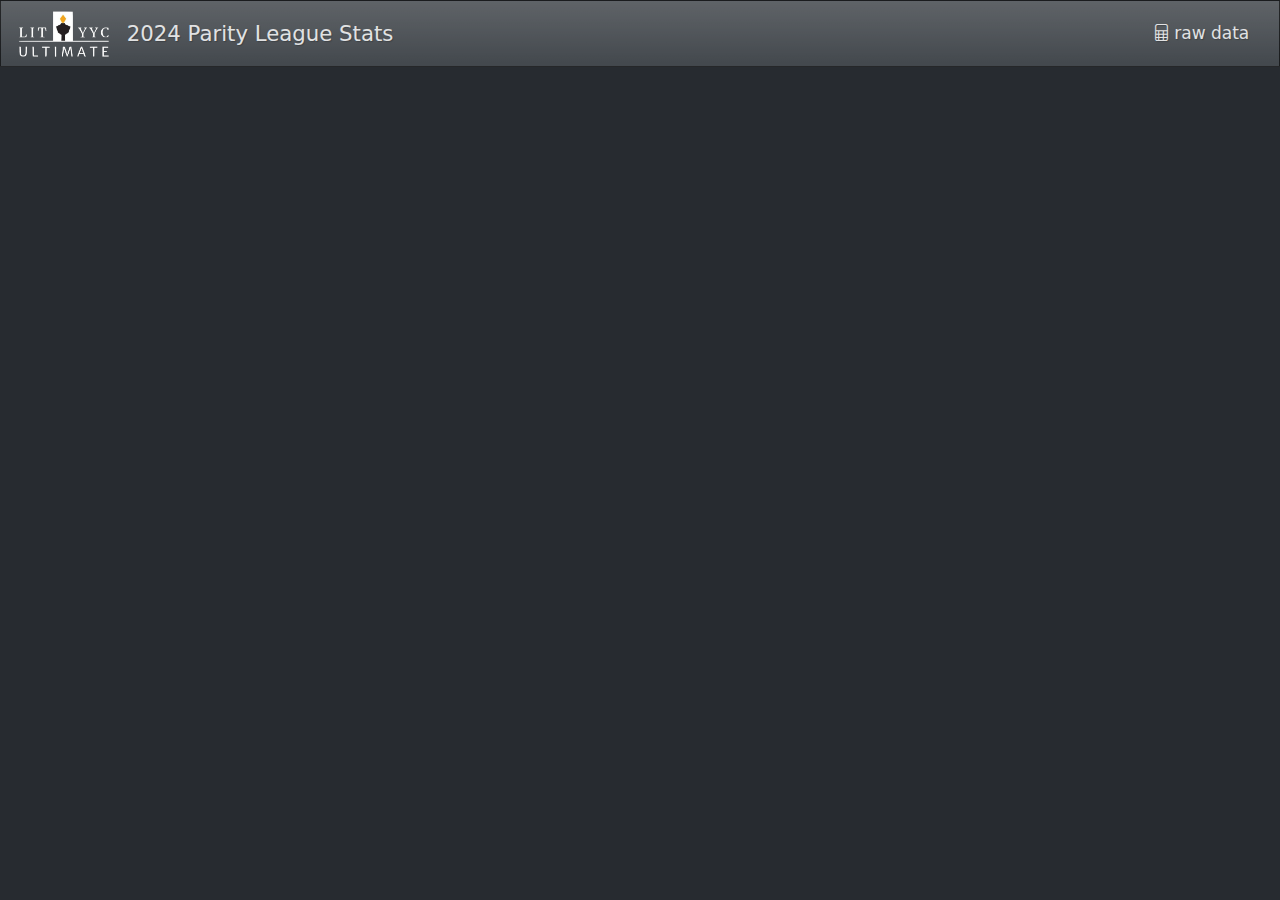
<file: index.html>
<!DOCTYPE html>
<html xmlns="http://www.w3.org/1999/xhtml" lang="en" xml:lang="en"><head>

<meta charset="utf-8">
<meta name="generator" content="quarto-1.4.538">

<meta name="viewport" content="width=device-width, initial-scale=1.0, user-scalable=yes">


<title>2024 Parity League Stats</title>
<style>
code{white-space: pre-wrap;}
span.smallcaps{font-variant: small-caps;}
div.columns{display: flex; gap: min(4vw, 1.5em);}
div.column{flex: auto; overflow-x: auto;}
div.hanging-indent{margin-left: 1.5em; text-indent: -1.5em;}
ul.task-list{list-style: none;}
ul.task-list li input[type="checkbox"] {
  width: 0.8em;
  margin: 0 0.8em 0.2em -1em; /* quarto-specific, see https://github.com/quarto-dev/quarto-cli/issues/4556 */ 
  vertical-align: middle;
}
</style>


<script src="index_files/libs/clipboard/clipboard.min.js"></script>
<script src="index_files/libs/quarto-html/quarto.js"></script>
<script src="index_files/libs/quarto-html/popper.min.js"></script>
<script src="index_files/libs/quarto-html/tippy.umd.min.js"></script>
<script src="index_files/libs/quarto-html/anchor.min.js"></script>
<link href="index_files/libs/quarto-html/tippy.css" rel="stylesheet">
<link href="index_files/libs/quarto-html/quarto-syntax-highlighting-dark.css" rel="stylesheet" id="quarto-text-highlighting-styles">
<script src="index_files/libs/bootstrap/bootstrap.min.js"></script>
<link href="index_files/libs/bootstrap/bootstrap-icons.css" rel="stylesheet">
<link href="index_files/libs/bootstrap/bootstrap.min.css" rel="stylesheet" id="quarto-bootstrap" data-mode="dark">
<script src="index_files/libs/quarto-dashboard/quarto-dashboard.js"></script>
<script src="index_files/libs/quarto-dashboard/stickythead.js"></script>
<script src="index_files/libs/quarto-dashboard/datatables.min.js" kdttablesentinel="true"></script>
<script src="index_files/libs/quarto-dashboard/pdfmake.min.js" kdttablesentinel="true"></script>
<script src="index_files/libs/quarto-dashboard/vfs_fonts.js" kdttablesentinel="true"></script>
<script src="index_files/libs/quarto-dashboard/web-components.js" type="module"></script>
<script src="index_files/libs/quarto-dashboard/components.js"></script>
<link href="index_files/libs/quarto-dashboard/datatables.min.css" rel="stylesheet" kdttablesentinel="true">


</head>

<body class="quarto-dashboard dashboard-fill fullcontent">

<header id="quarto-dashboard-header">
<nav class="navbar navbar-expand-md slim" data-bs-theme="dark">
  <div class="navbar-container container-fluid">
    <button class="navbar-toggler hidden" type="button" data-bs-toggle="collapse" data-bs-target="#dashboard-collapse" aria-controls="dashboard-collapse" aria-expanded="false" aria-label="Toggle navigation">
      <span class="navbar-toggler-icon"></span>
    </button>    


    <div class="navbar-brand-container">       
    <a href="#"><img src="images/lit-logo.png" alt="" class="navbar-logo d-inline-block"></a>
      <div class="navbar-title">
        <div class="navbar-title-text"><a href="#">2024 Parity League Stats</a></div>
        
        
      </div>
    </div>
<div class="quarto-dashboard-links"><a class="quarto-dashboard-link" href="https://docs.google.com/spreadsheets/d/1RcyoH2Z3kTc3THY9ZaQVl8p6cX8bK1Zy03RAqKKA6Bg/edit?usp=sharing"><i class="bi bi-file-spreadsheet"></i><span class="quarto-dashboard-link-text">raw data</span></a></div></div>
</nav>
</header>
<div class="page-layout-custom quarto-dashboard-content bslib-gap-spacing html-fill-container bslib-page-fill">  

<div class="bslib-grid-item html-fill-item bslib-grid" data-layout="fill" style="display: grid; grid-template-rows: ; grid-auto-columns: minmax(0, 1fr);">
<div id="3ade8a4a-fb1d-4a6c-8409-ac45482d5fc9" class="hidden">

</div>
</div>


<script id="quarto-html-after-body" type="application/javascript">
window.document.addEventListener("DOMContentLoaded", function (event) {
  const toggleBodyColorMode = (bsSheetEl) => {
    const mode = bsSheetEl.getAttribute("data-mode");
    const bodyEl = window.document.querySelector("body");
    if (mode === "dark") {
      bodyEl.classList.add("quarto-dark");
      bodyEl.classList.remove("quarto-light");
    } else {
      bodyEl.classList.add("quarto-light");
      bodyEl.classList.remove("quarto-dark");
    }
  }
  const toggleBodyColorPrimary = () => {
    const bsSheetEl = window.document.querySelector("link#quarto-bootstrap");
    if (bsSheetEl) {
      toggleBodyColorMode(bsSheetEl);
    }
  }
  toggleBodyColorPrimary();  
  const icon = "";
  const anchorJS = new window.AnchorJS();
  anchorJS.options = {
    placement: 'right',
    icon: icon
  };
  anchorJS.add('.anchored');
  const isCodeAnnotation = (el) => {
    for (const clz of el.classList) {
      if (clz.startsWith('code-annotation-')) {                     
        return true;
      }
    }
    return false;
  }
  const clipboard = new window.ClipboardJS('.code-copy-button', {
    text: function(trigger) {
      const codeEl = trigger.previousElementSibling.cloneNode(true);
      for (const childEl of codeEl.children) {
        if (isCodeAnnotation(childEl)) {
          childEl.remove();
        }
      }
      return codeEl.innerText;
    }
  });
  clipboard.on('success', function(e) {
    // button target
    const button = e.trigger;
    // don't keep focus
    button.blur();
    // flash "checked"
    button.classList.add('code-copy-button-checked');
    var currentTitle = button.getAttribute("title");
    button.setAttribute("title", "Copied!");
    let tooltip;
    if (window.bootstrap) {
      button.setAttribute("data-bs-toggle", "tooltip");
      button.setAttribute("data-bs-placement", "left");
      button.setAttribute("data-bs-title", "Copied!");
      tooltip = new bootstrap.Tooltip(button, 
        { trigger: "manual", 
          customClass: "code-copy-button-tooltip",
          offset: [0, -8]});
      tooltip.show();    
    }
    setTimeout(function() {
      if (tooltip) {
        tooltip.hide();
        button.removeAttribute("data-bs-title");
        button.removeAttribute("data-bs-toggle");
        button.removeAttribute("data-bs-placement");
      }
      button.setAttribute("title", currentTitle);
      button.classList.remove('code-copy-button-checked');
    }, 1000);
    // clear code selection
    e.clearSelection();
  });
  function tippyHover(el, contentFn, onTriggerFn, onUntriggerFn) {
    const config = {
      allowHTML: true,
      maxWidth: 500,
      delay: 100,
      arrow: false,
      appendTo: function(el) {
          return el.parentElement;
      },
      interactive: true,
      interactiveBorder: 10,
      theme: 'quarto',
      placement: 'bottom-start',
    };
    if (contentFn) {
      config.content = contentFn;
    }
    if (onTriggerFn) {
      config.onTrigger = onTriggerFn;
    }
    if (onUntriggerFn) {
      config.onUntrigger = onUntriggerFn;
    }
    window.tippy(el, config); 
  }
  const noterefs = window.document.querySelectorAll('a[role="doc-noteref"]');
  for (var i=0; i<noterefs.length; i++) {
    const ref = noterefs[i];
    tippyHover(ref, function() {
      // use id or data attribute instead here
      let href = ref.getAttribute('data-footnote-href') || ref.getAttribute('href');
      try { href = new URL(href).hash; } catch {}
      const id = href.replace(/^#\/?/, "");
      const note = window.document.getElementById(id);
      return note.innerHTML;
    });
  }
  const xrefs = window.document.querySelectorAll('a.quarto-xref');
  const processXRef = (id, note) => {
    // Strip column container classes
    const stripColumnClz = (el) => {
      el.classList.remove("page-full", "page-columns");
      if (el.children) {
        for (const child of el.children) {
          stripColumnClz(child);
        }
      }
    }
    stripColumnClz(note)
    if (id === null || id.startsWith('sec-')) {
      // Special case sections, only their first couple elements
      const container = document.createElement("div");
      if (note.children && note.children.length > 2) {
        container.appendChild(note.children[0].cloneNode(true));
        for (let i = 1; i < note.children.length; i++) {
          const child = note.children[i];
          if (child.tagName === "P" && child.innerText === "") {
            continue;
          } else {
            container.appendChild(child.cloneNode(true));
            break;
          }
        }
        if (window.Quarto?.typesetMath) {
          window.Quarto.typesetMath(container);
        }
        return container.innerHTML
      } else {
        if (window.Quarto?.typesetMath) {
          window.Quarto.typesetMath(note);
        }
        return note.innerHTML;
      }
    } else {
      // Remove any anchor links if they are present
      const anchorLink = note.querySelector('a.anchorjs-link');
      if (anchorLink) {
        anchorLink.remove();
      }
      if (window.Quarto?.typesetMath) {
        window.Quarto.typesetMath(note);
      }
      return note.innerHTML;
    }
  }
  for (var i=0; i<xrefs.length; i++) {
    const xref = xrefs[i];
    tippyHover(xref, undefined, function(instance) {
      instance.disable();
      let url = xref.getAttribute('href');
      let hash = undefined; 
      if (url.startsWith('#')) {
        hash = url;
      } else {
        try { hash = new URL(url).hash; } catch {}
      }
      if (hash) {
        const id = hash.replace(/^#\/?/, "");
        const note = window.document.getElementById(id);
        if (note !== null) {
          try {
            const html = processXRef(id, note.cloneNode(true));
            instance.setContent(html);
          } finally {
            instance.enable();
            instance.show();
          }
        } else {
          // See if we can fetch this
          fetch(url.split('#')[0])
          .then(res => res.text())
          .then(html => {
            const parser = new DOMParser();
            const htmlDoc = parser.parseFromString(html, "text/html");
            const note = htmlDoc.getElementById(id);
            if (note !== null) {
              const html = processXRef(id, note);
              instance.setContent(html);
            } 
          }).finally(() => {
            instance.enable();
            instance.show();
          });
        }
      } else {
        // See if we can fetch a full url (with no hash to target)
        // This is a special case and we should probably do some content thinning / targeting
        fetch(url)
        .then(res => res.text())
        .then(html => {
          const parser = new DOMParser();
          const htmlDoc = parser.parseFromString(html, "text/html");
          const note = htmlDoc.querySelector('main.content');
          if (note !== null) {
            // This should only happen for chapter cross references
            // (since there is no id in the URL)
            // remove the first header
            if (note.children.length > 0 && note.children[0].tagName === "HEADER") {
              note.children[0].remove();
            }
            const html = processXRef(null, note);
            instance.setContent(html);
          } 
        }).finally(() => {
          instance.enable();
          instance.show();
        });
      }
    }, function(instance) {
    });
  }
      let selectedAnnoteEl;
      const selectorForAnnotation = ( cell, annotation) => {
        let cellAttr = 'data-code-cell="' + cell + '"';
        let lineAttr = 'data-code-annotation="' +  annotation + '"';
        const selector = 'span[' + cellAttr + '][' + lineAttr + ']';
        return selector;
      }
      const selectCodeLines = (annoteEl) => {
        const doc = window.document;
        const targetCell = annoteEl.getAttribute("data-target-cell");
        const targetAnnotation = annoteEl.getAttribute("data-target-annotation");
        const annoteSpan = window.document.querySelector(selectorForAnnotation(targetCell, targetAnnotation));
        const lines = annoteSpan.getAttribute("data-code-lines").split(",");
        const lineIds = lines.map((line) => {
          return targetCell + "-" + line;
        })
        let top = null;
        let height = null;
        let parent = null;
        if (lineIds.length > 0) {
            //compute the position of the single el (top and bottom and make a div)
            const el = window.document.getElementById(lineIds[0]);
            top = el.offsetTop;
            height = el.offsetHeight;
            parent = el.parentElement.parentElement;
          if (lineIds.length > 1) {
            const lastEl = window.document.getElementById(lineIds[lineIds.length - 1]);
            const bottom = lastEl.offsetTop + lastEl.offsetHeight;
            height = bottom - top;
          }
          if (top !== null && height !== null && parent !== null) {
            // cook up a div (if necessary) and position it 
            let div = window.document.getElementById("code-annotation-line-highlight");
            if (div === null) {
              div = window.document.createElement("div");
              div.setAttribute("id", "code-annotation-line-highlight");
              div.style.position = 'absolute';
              parent.appendChild(div);
            }
            div.style.top = top - 2 + "px";
            div.style.height = height + 4 + "px";
            div.style.left = 0;
            let gutterDiv = window.document.getElementById("code-annotation-line-highlight-gutter");
            if (gutterDiv === null) {
              gutterDiv = window.document.createElement("div");
              gutterDiv.setAttribute("id", "code-annotation-line-highlight-gutter");
              gutterDiv.style.position = 'absolute';
              const codeCell = window.document.getElementById(targetCell);
              const gutter = codeCell.querySelector('.code-annotation-gutter');
              gutter.appendChild(gutterDiv);
            }
            gutterDiv.style.top = top - 2 + "px";
            gutterDiv.style.height = height + 4 + "px";
          }
          selectedAnnoteEl = annoteEl;
        }
      };
      const unselectCodeLines = () => {
        const elementsIds = ["code-annotation-line-highlight", "code-annotation-line-highlight-gutter"];
        elementsIds.forEach((elId) => {
          const div = window.document.getElementById(elId);
          if (div) {
            div.remove();
          }
        });
        selectedAnnoteEl = undefined;
      };
        // Handle positioning of the toggle
    window.addEventListener(
      "resize",
      throttle(() => {
        elRect = undefined;
        if (selectedAnnoteEl) {
          selectCodeLines(selectedAnnoteEl);
        }
      }, 10)
    );
    function throttle(fn, ms) {
    let throttle = false;
    let timer;
      return (...args) => {
        if(!throttle) { // first call gets through
            fn.apply(this, args);
            throttle = true;
        } else { // all the others get throttled
            if(timer) clearTimeout(timer); // cancel #2
            timer = setTimeout(() => {
              fn.apply(this, args);
              timer = throttle = false;
            }, ms);
        }
      };
    }
      // Attach click handler to the DT
      const annoteDls = window.document.querySelectorAll('dt[data-target-cell]');
      for (const annoteDlNode of annoteDls) {
        annoteDlNode.addEventListener('click', (event) => {
          const clickedEl = event.target;
          if (clickedEl !== selectedAnnoteEl) {
            unselectCodeLines();
            const activeEl = window.document.querySelector('dt[data-target-cell].code-annotation-active');
            if (activeEl) {
              activeEl.classList.remove('code-annotation-active');
            }
            selectCodeLines(clickedEl);
            clickedEl.classList.add('code-annotation-active');
          } else {
            // Unselect the line
            unselectCodeLines();
            clickedEl.classList.remove('code-annotation-active');
          }
        });
      }
  const findCites = (el) => {
    const parentEl = el.parentElement;
    if (parentEl) {
      const cites = parentEl.dataset.cites;
      if (cites) {
        return {
          el,
          cites: cites.split(' ')
        };
      } else {
        return findCites(el.parentElement)
      }
    } else {
      return undefined;
    }
  };
  var bibliorefs = window.document.querySelectorAll('a[role="doc-biblioref"]');
  for (var i=0; i<bibliorefs.length; i++) {
    const ref = bibliorefs[i];
    const citeInfo = findCites(ref);
    if (citeInfo) {
      tippyHover(citeInfo.el, function() {
        var popup = window.document.createElement('div');
        citeInfo.cites.forEach(function(cite) {
          var citeDiv = window.document.createElement('div');
          citeDiv.classList.add('hanging-indent');
          citeDiv.classList.add('csl-entry');
          var biblioDiv = window.document.getElementById('ref-' + cite);
          if (biblioDiv) {
            citeDiv.innerHTML = biblioDiv.innerHTML;
          }
          popup.appendChild(citeDiv);
        });
        return popup.innerHTML;
      });
    }
  }
});
</script>
</div> <!-- /container fluid -->

<script type="application/javascript">
window.document.addEventListener("DOMContentLoaded", function (_event) {
  if (window.bslib.Card) {
    window.bslib.Card.initializeAllCards();
  }
}); 
</script>
  



</body></html>
</file>
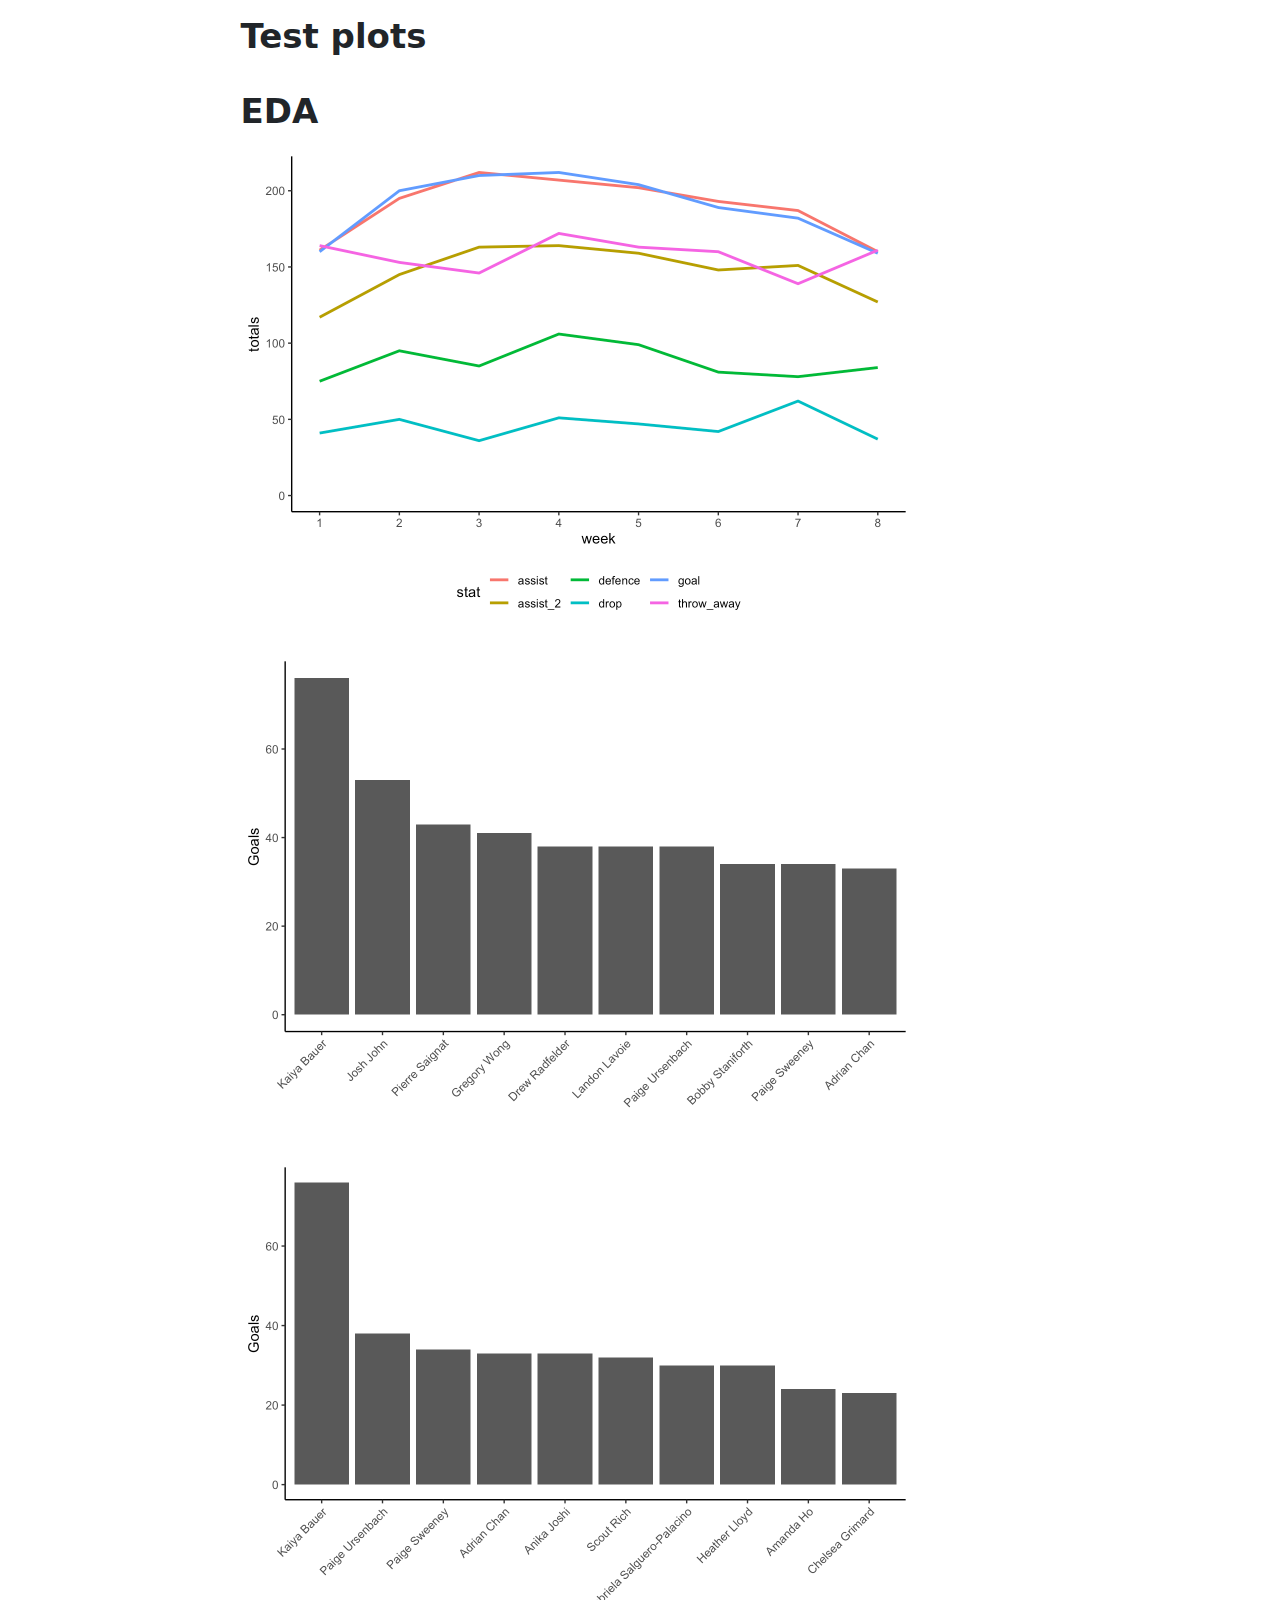
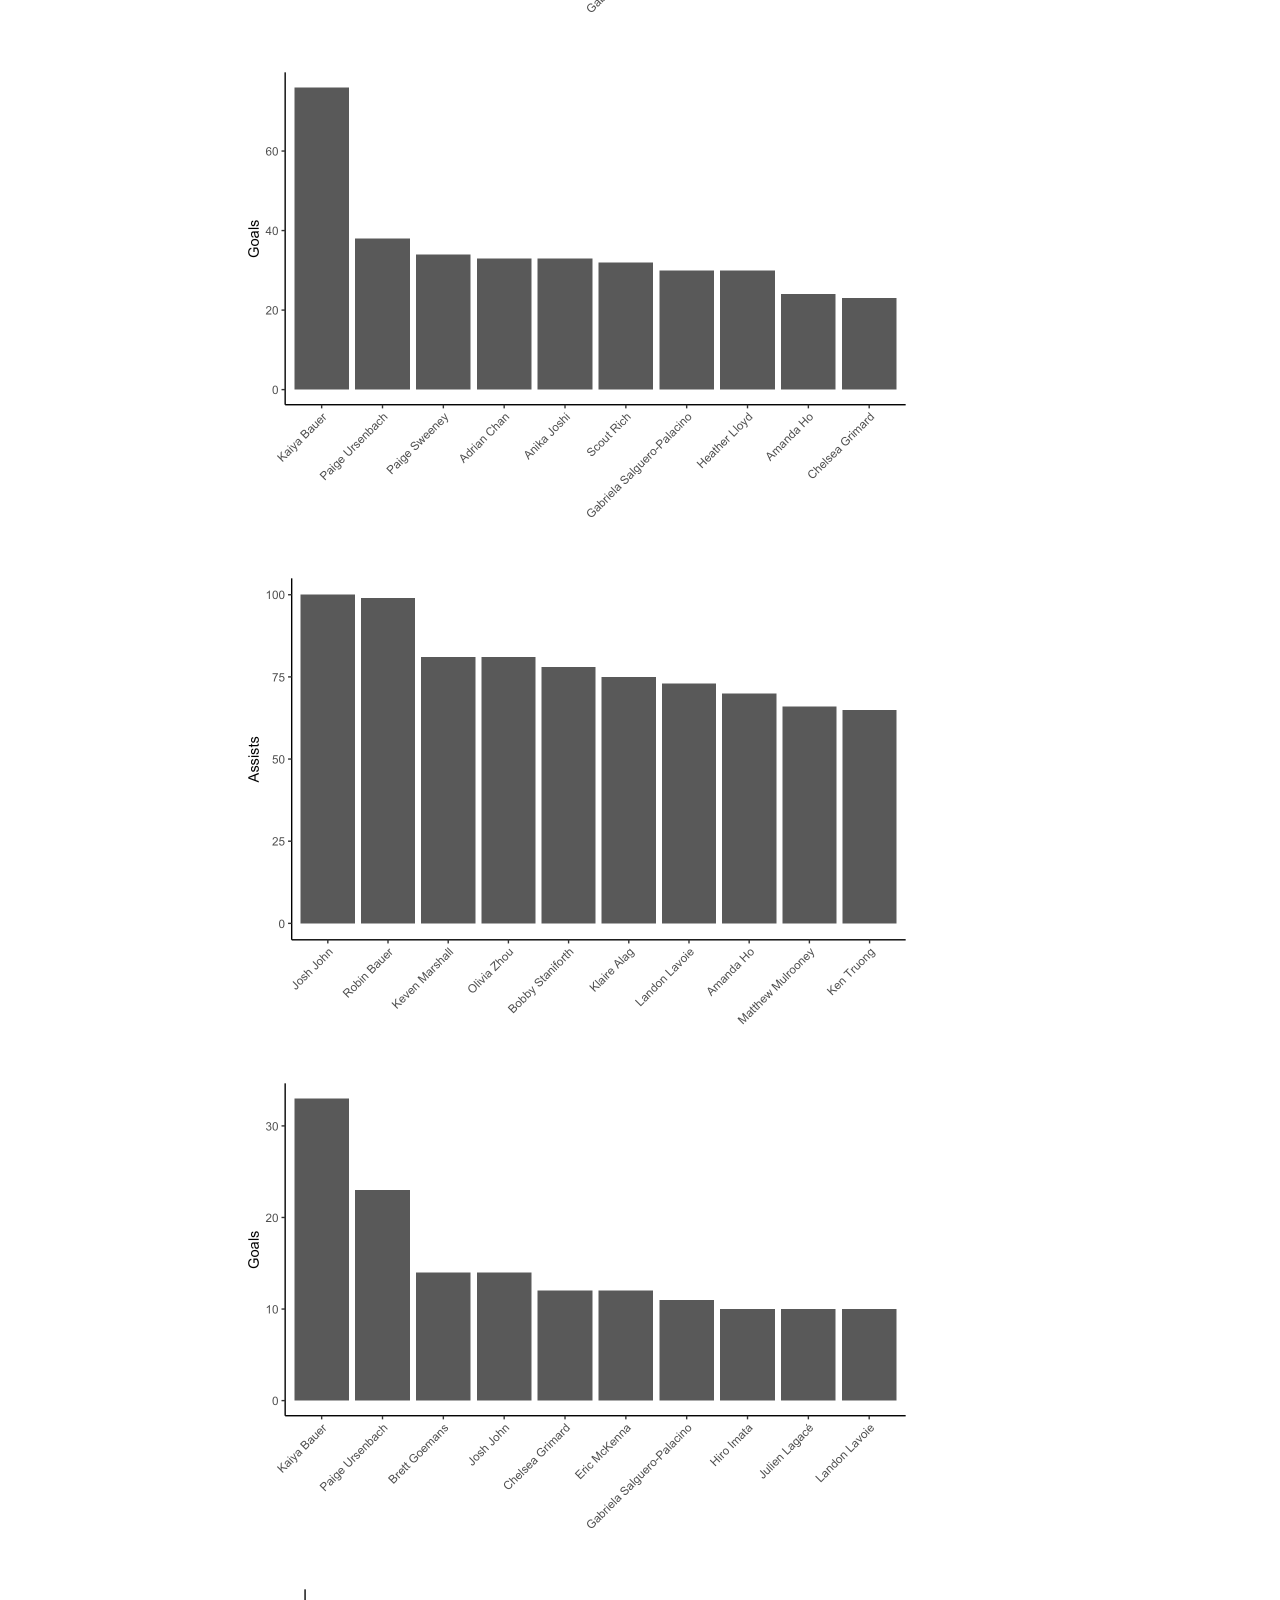
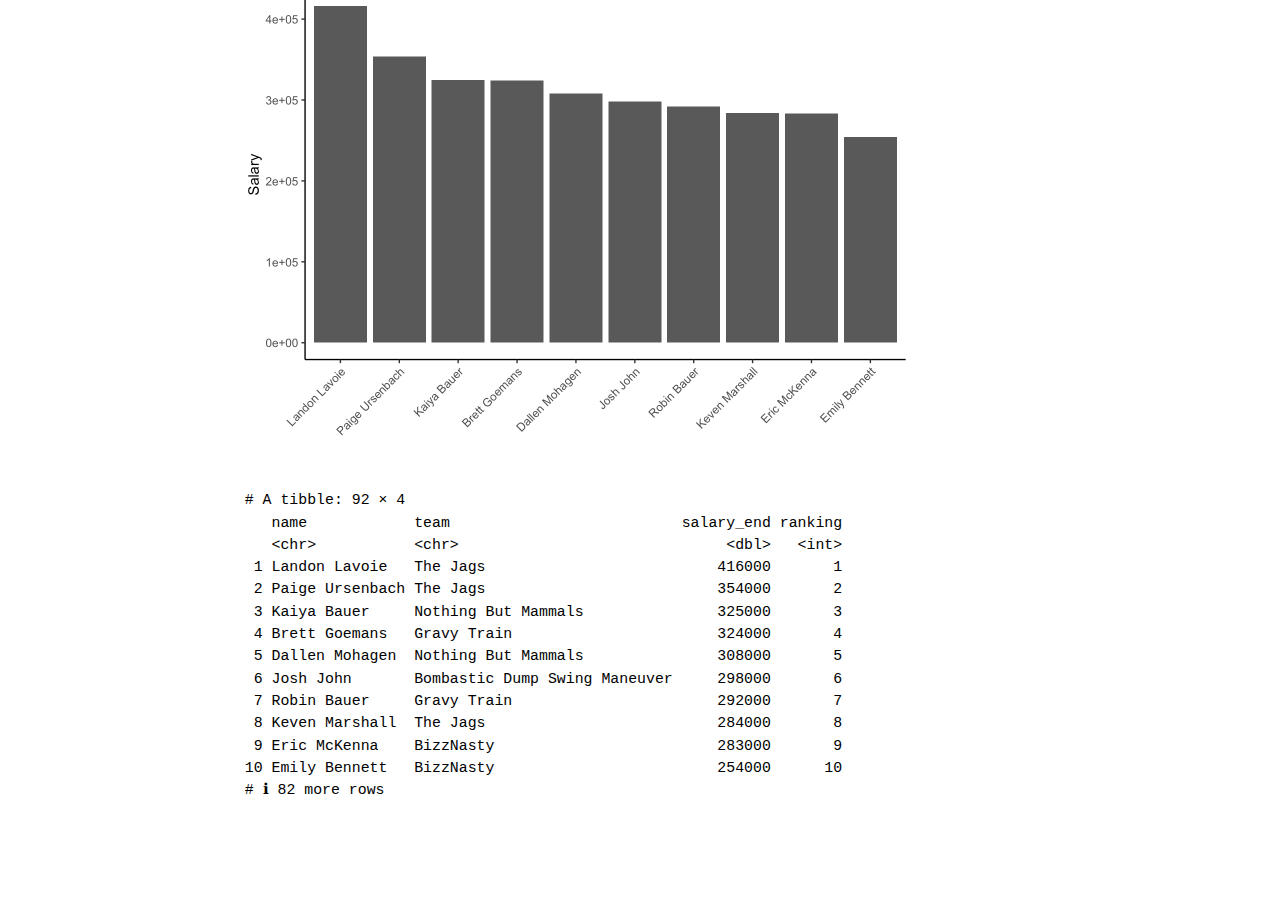
<file: sandbox/test_plots.html>
<!DOCTYPE html>
<html xmlns="http://www.w3.org/1999/xhtml" lang="en" xml:lang="en"><head>

<meta charset="utf-8">
<meta name="generator" content="quarto-1.4.538">

<meta name="viewport" content="width=device-width, initial-scale=1.0, user-scalable=yes">


<title>Test plots</title>
<style>
code{white-space: pre-wrap;}
span.smallcaps{font-variant: small-caps;}
div.columns{display: flex; gap: min(4vw, 1.5em);}
div.column{flex: auto; overflow-x: auto;}
div.hanging-indent{margin-left: 1.5em; text-indent: -1.5em;}
ul.task-list{list-style: none;}
ul.task-list li input[type="checkbox"] {
  width: 0.8em;
  margin: 0 0.8em 0.2em -1em; /* quarto-specific, see https://github.com/quarto-dev/quarto-cli/issues/4556 */ 
  vertical-align: middle;
}
</style>


<script src="test_plots_files/libs/clipboard/clipboard.min.js"></script>
<script src="test_plots_files/libs/quarto-html/quarto.js"></script>
<script src="test_plots_files/libs/quarto-html/popper.min.js"></script>
<script src="test_plots_files/libs/quarto-html/tippy.umd.min.js"></script>
<script src="test_plots_files/libs/quarto-html/anchor.min.js"></script>
<link href="test_plots_files/libs/quarto-html/tippy.css" rel="stylesheet">
<link href="test_plots_files/libs/quarto-html/quarto-syntax-highlighting.css" rel="stylesheet" id="quarto-text-highlighting-styles">
<script src="test_plots_files/libs/bootstrap/bootstrap.min.js"></script>
<link href="test_plots_files/libs/bootstrap/bootstrap-icons.css" rel="stylesheet">
<link href="test_plots_files/libs/bootstrap/bootstrap.min.css" rel="stylesheet" id="quarto-bootstrap" data-mode="light">


</head>

<body class="fullcontent">

<div id="quarto-content" class="page-columns page-rows-contents page-layout-article">

<main class="content" id="quarto-document-content">

<header id="title-block-header" class="quarto-title-block default">
<div class="quarto-title">
<h1 class="title">Test plots</h1>
</div>



<div class="quarto-title-meta">

    
  
    
  </div>
  


</header>


<section id="eda" class="level1">
<h1>EDA</h1>
<div class="cell">
<div class="cell-output-display">
<div>
<figure class="figure">
<p><img src="test_plots_files/figure-html/Stats%20per%20week-1.png" class="img-fluid figure-img" width="672"></p>
</figure>
</div>
</div>
</div>
<div class="cell">
<div class="cell-output-display">
<div>
<figure class="figure">
<p><img src="test_plots_files/figure-html/Season%20leaders%20-%20goals-1.png" class="img-fluid figure-img" width="672"></p>
</figure>
</div>
</div>
</div>
<div class="cell">
<div class="cell-output-display">
<div>
<figure class="figure">
<p><img src="test_plots_files/figure-html/Female%20leaders%20-%20goals-1.png" class="img-fluid figure-img" width="672"></p>
</figure>
</div>
</div>
</div>
<div class="cell">
<div class="cell-output-display">
<div>
<figure class="figure">
<p><img src="test_plots_files/figure-html/Male%20leaders%20-%20goals-1.png" class="img-fluid figure-img" width="672"></p>
</figure>
</div>
</div>
</div>
<div class="cell">
<div class="cell-output-display">
<div>
<figure class="figure">
<p><img src="test_plots_files/figure-html/Season%20leaders%20-%20assists-1.png" class="img-fluid figure-img" width="672"></p>
</figure>
</div>
</div>
</div>
<div class="cell">
<div class="cell-output-display">
<div>
<figure class="figure">
<p><img src="test_plots_files/figure-html/Season%20leaders%20-%20goals%202024-1.png" class="img-fluid figure-img" width="672"></p>
</figure>
</div>
</div>
</div>
<div class="cell">
<div class="cell-output-display">
<div>
<figure class="figure">
<p><img src="test_plots_files/figure-html/Season%20leaders%20-%20salary%202024-1.png" class="img-fluid figure-img" width="672"></p>
</figure>
</div>
</div>
</div>
<div class="cell">
<div class="cell-output cell-output-stdout">
<pre><code># A tibble: 92 × 4
   name            team                          salary_end ranking
   &lt;chr&gt;           &lt;chr&gt;                              &lt;dbl&gt;   &lt;int&gt;
 1 Landon Lavoie   The Jags                          416000       1
 2 Paige Ursenbach The Jags                          354000       2
 3 Kaiya Bauer     Nothing But Mammals               325000       3
 4 Brett Goemans   Gravy Train                       324000       4
 5 Dallen Mohagen  Nothing But Mammals               308000       5
 6 Josh John       Bombastic Dump Swing Maneuver     298000       6
 7 Robin Bauer     Gravy Train                       292000       7
 8 Keven Marshall  The Jags                          284000       8
 9 Eric McKenna    BizzNasty                         283000       9
10 Emily Bennett   BizzNasty                         254000      10
# ℹ 82 more rows</code></pre>
</div>
</div>
</section>

</main>
<!-- /main column -->
<script id="quarto-html-after-body" type="application/javascript">
window.document.addEventListener("DOMContentLoaded", function (event) {
  const toggleBodyColorMode = (bsSheetEl) => {
    const mode = bsSheetEl.getAttribute("data-mode");
    const bodyEl = window.document.querySelector("body");
    if (mode === "dark") {
      bodyEl.classList.add("quarto-dark");
      bodyEl.classList.remove("quarto-light");
    } else {
      bodyEl.classList.add("quarto-light");
      bodyEl.classList.remove("quarto-dark");
    }
  }
  const toggleBodyColorPrimary = () => {
    const bsSheetEl = window.document.querySelector("link#quarto-bootstrap");
    if (bsSheetEl) {
      toggleBodyColorMode(bsSheetEl);
    }
  }
  toggleBodyColorPrimary();  
  const icon = "";
  const anchorJS = new window.AnchorJS();
  anchorJS.options = {
    placement: 'right',
    icon: icon
  };
  anchorJS.add('.anchored');
  const isCodeAnnotation = (el) => {
    for (const clz of el.classList) {
      if (clz.startsWith('code-annotation-')) {                     
        return true;
      }
    }
    return false;
  }
  const clipboard = new window.ClipboardJS('.code-copy-button', {
    text: function(trigger) {
      const codeEl = trigger.previousElementSibling.cloneNode(true);
      for (const childEl of codeEl.children) {
        if (isCodeAnnotation(childEl)) {
          childEl.remove();
        }
      }
      return codeEl.innerText;
    }
  });
  clipboard.on('success', function(e) {
    // button target
    const button = e.trigger;
    // don't keep focus
    button.blur();
    // flash "checked"
    button.classList.add('code-copy-button-checked');
    var currentTitle = button.getAttribute("title");
    button.setAttribute("title", "Copied!");
    let tooltip;
    if (window.bootstrap) {
      button.setAttribute("data-bs-toggle", "tooltip");
      button.setAttribute("data-bs-placement", "left");
      button.setAttribute("data-bs-title", "Copied!");
      tooltip = new bootstrap.Tooltip(button, 
        { trigger: "manual", 
          customClass: "code-copy-button-tooltip",
          offset: [0, -8]});
      tooltip.show();    
    }
    setTimeout(function() {
      if (tooltip) {
        tooltip.hide();
        button.removeAttribute("data-bs-title");
        button.removeAttribute("data-bs-toggle");
        button.removeAttribute("data-bs-placement");
      }
      button.setAttribute("title", currentTitle);
      button.classList.remove('code-copy-button-checked');
    }, 1000);
    // clear code selection
    e.clearSelection();
  });
  function tippyHover(el, contentFn, onTriggerFn, onUntriggerFn) {
    const config = {
      allowHTML: true,
      maxWidth: 500,
      delay: 100,
      arrow: false,
      appendTo: function(el) {
          return el.parentElement;
      },
      interactive: true,
      interactiveBorder: 10,
      theme: 'quarto',
      placement: 'bottom-start',
    };
    if (contentFn) {
      config.content = contentFn;
    }
    if (onTriggerFn) {
      config.onTrigger = onTriggerFn;
    }
    if (onUntriggerFn) {
      config.onUntrigger = onUntriggerFn;
    }
    window.tippy(el, config); 
  }
  const noterefs = window.document.querySelectorAll('a[role="doc-noteref"]');
  for (var i=0; i<noterefs.length; i++) {
    const ref = noterefs[i];
    tippyHover(ref, function() {
      // use id or data attribute instead here
      let href = ref.getAttribute('data-footnote-href') || ref.getAttribute('href');
      try { href = new URL(href).hash; } catch {}
      const id = href.replace(/^#\/?/, "");
      const note = window.document.getElementById(id);
      return note.innerHTML;
    });
  }
  const xrefs = window.document.querySelectorAll('a.quarto-xref');
  const processXRef = (id, note) => {
    // Strip column container classes
    const stripColumnClz = (el) => {
      el.classList.remove("page-full", "page-columns");
      if (el.children) {
        for (const child of el.children) {
          stripColumnClz(child);
        }
      }
    }
    stripColumnClz(note)
    if (id === null || id.startsWith('sec-')) {
      // Special case sections, only their first couple elements
      const container = document.createElement("div");
      if (note.children && note.children.length > 2) {
        container.appendChild(note.children[0].cloneNode(true));
        for (let i = 1; i < note.children.length; i++) {
          const child = note.children[i];
          if (child.tagName === "P" && child.innerText === "") {
            continue;
          } else {
            container.appendChild(child.cloneNode(true));
            break;
          }
        }
        if (window.Quarto?.typesetMath) {
          window.Quarto.typesetMath(container);
        }
        return container.innerHTML
      } else {
        if (window.Quarto?.typesetMath) {
          window.Quarto.typesetMath(note);
        }
        return note.innerHTML;
      }
    } else {
      // Remove any anchor links if they are present
      const anchorLink = note.querySelector('a.anchorjs-link');
      if (anchorLink) {
        anchorLink.remove();
      }
      if (window.Quarto?.typesetMath) {
        window.Quarto.typesetMath(note);
      }
      return note.innerHTML;
    }
  }
  for (var i=0; i<xrefs.length; i++) {
    const xref = xrefs[i];
    tippyHover(xref, undefined, function(instance) {
      instance.disable();
      let url = xref.getAttribute('href');
      let hash = undefined; 
      if (url.startsWith('#')) {
        hash = url;
      } else {
        try { hash = new URL(url).hash; } catch {}
      }
      if (hash) {
        const id = hash.replace(/^#\/?/, "");
        const note = window.document.getElementById(id);
        if (note !== null) {
          try {
            const html = processXRef(id, note.cloneNode(true));
            instance.setContent(html);
          } finally {
            instance.enable();
            instance.show();
          }
        } else {
          // See if we can fetch this
          fetch(url.split('#')[0])
          .then(res => res.text())
          .then(html => {
            const parser = new DOMParser();
            const htmlDoc = parser.parseFromString(html, "text/html");
            const note = htmlDoc.getElementById(id);
            if (note !== null) {
              const html = processXRef(id, note);
              instance.setContent(html);
            } 
          }).finally(() => {
            instance.enable();
            instance.show();
          });
        }
      } else {
        // See if we can fetch a full url (with no hash to target)
        // This is a special case and we should probably do some content thinning / targeting
        fetch(url)
        .then(res => res.text())
        .then(html => {
          const parser = new DOMParser();
          const htmlDoc = parser.parseFromString(html, "text/html");
          const note = htmlDoc.querySelector('main.content');
          if (note !== null) {
            // This should only happen for chapter cross references
            // (since there is no id in the URL)
            // remove the first header
            if (note.children.length > 0 && note.children[0].tagName === "HEADER") {
              note.children[0].remove();
            }
            const html = processXRef(null, note);
            instance.setContent(html);
          } 
        }).finally(() => {
          instance.enable();
          instance.show();
        });
      }
    }, function(instance) {
    });
  }
      let selectedAnnoteEl;
      const selectorForAnnotation = ( cell, annotation) => {
        let cellAttr = 'data-code-cell="' + cell + '"';
        let lineAttr = 'data-code-annotation="' +  annotation + '"';
        const selector = 'span[' + cellAttr + '][' + lineAttr + ']';
        return selector;
      }
      const selectCodeLines = (annoteEl) => {
        const doc = window.document;
        const targetCell = annoteEl.getAttribute("data-target-cell");
        const targetAnnotation = annoteEl.getAttribute("data-target-annotation");
        const annoteSpan = window.document.querySelector(selectorForAnnotation(targetCell, targetAnnotation));
        const lines = annoteSpan.getAttribute("data-code-lines").split(",");
        const lineIds = lines.map((line) => {
          return targetCell + "-" + line;
        })
        let top = null;
        let height = null;
        let parent = null;
        if (lineIds.length > 0) {
            //compute the position of the single el (top and bottom and make a div)
            const el = window.document.getElementById(lineIds[0]);
            top = el.offsetTop;
            height = el.offsetHeight;
            parent = el.parentElement.parentElement;
          if (lineIds.length > 1) {
            const lastEl = window.document.getElementById(lineIds[lineIds.length - 1]);
            const bottom = lastEl.offsetTop + lastEl.offsetHeight;
            height = bottom - top;
          }
          if (top !== null && height !== null && parent !== null) {
            // cook up a div (if necessary) and position it 
            let div = window.document.getElementById("code-annotation-line-highlight");
            if (div === null) {
              div = window.document.createElement("div");
              div.setAttribute("id", "code-annotation-line-highlight");
              div.style.position = 'absolute';
              parent.appendChild(div);
            }
            div.style.top = top - 2 + "px";
            div.style.height = height + 4 + "px";
            div.style.left = 0;
            let gutterDiv = window.document.getElementById("code-annotation-line-highlight-gutter");
            if (gutterDiv === null) {
              gutterDiv = window.document.createElement("div");
              gutterDiv.setAttribute("id", "code-annotation-line-highlight-gutter");
              gutterDiv.style.position = 'absolute';
              const codeCell = window.document.getElementById(targetCell);
              const gutter = codeCell.querySelector('.code-annotation-gutter');
              gutter.appendChild(gutterDiv);
            }
            gutterDiv.style.top = top - 2 + "px";
            gutterDiv.style.height = height + 4 + "px";
          }
          selectedAnnoteEl = annoteEl;
        }
      };
      const unselectCodeLines = () => {
        const elementsIds = ["code-annotation-line-highlight", "code-annotation-line-highlight-gutter"];
        elementsIds.forEach((elId) => {
          const div = window.document.getElementById(elId);
          if (div) {
            div.remove();
          }
        });
        selectedAnnoteEl = undefined;
      };
        // Handle positioning of the toggle
    window.addEventListener(
      "resize",
      throttle(() => {
        elRect = undefined;
        if (selectedAnnoteEl) {
          selectCodeLines(selectedAnnoteEl);
        }
      }, 10)
    );
    function throttle(fn, ms) {
    let throttle = false;
    let timer;
      return (...args) => {
        if(!throttle) { // first call gets through
            fn.apply(this, args);
            throttle = true;
        } else { // all the others get throttled
            if(timer) clearTimeout(timer); // cancel #2
            timer = setTimeout(() => {
              fn.apply(this, args);
              timer = throttle = false;
            }, ms);
        }
      };
    }
      // Attach click handler to the DT
      const annoteDls = window.document.querySelectorAll('dt[data-target-cell]');
      for (const annoteDlNode of annoteDls) {
        annoteDlNode.addEventListener('click', (event) => {
          const clickedEl = event.target;
          if (clickedEl !== selectedAnnoteEl) {
            unselectCodeLines();
            const activeEl = window.document.querySelector('dt[data-target-cell].code-annotation-active');
            if (activeEl) {
              activeEl.classList.remove('code-annotation-active');
            }
            selectCodeLines(clickedEl);
            clickedEl.classList.add('code-annotation-active');
          } else {
            // Unselect the line
            unselectCodeLines();
            clickedEl.classList.remove('code-annotation-active');
          }
        });
      }
  const findCites = (el) => {
    const parentEl = el.parentElement;
    if (parentEl) {
      const cites = parentEl.dataset.cites;
      if (cites) {
        return {
          el,
          cites: cites.split(' ')
        };
      } else {
        return findCites(el.parentElement)
      }
    } else {
      return undefined;
    }
  };
  var bibliorefs = window.document.querySelectorAll('a[role="doc-biblioref"]');
  for (var i=0; i<bibliorefs.length; i++) {
    const ref = bibliorefs[i];
    const citeInfo = findCites(ref);
    if (citeInfo) {
      tippyHover(citeInfo.el, function() {
        var popup = window.document.createElement('div');
        citeInfo.cites.forEach(function(cite) {
          var citeDiv = window.document.createElement('div');
          citeDiv.classList.add('hanging-indent');
          citeDiv.classList.add('csl-entry');
          var biblioDiv = window.document.getElementById('ref-' + cite);
          if (biblioDiv) {
            citeDiv.innerHTML = biblioDiv.innerHTML;
          }
          popup.appendChild(citeDiv);
        });
        return popup.innerHTML;
      });
    }
  }
});
</script>
</div> <!-- /content -->




</body></html>
</file>
<file: index_files/libs/quarto-html/tippy.css>
.tippy-box[data-animation=fade][data-state=hidden]{opacity:0}[data-tippy-root]{max-width:calc(100vw - 10px)}.tippy-box{position:relative;background-color:#333;color:#fff;border-radius:4px;font-size:14px;line-height:1.4;white-space:normal;outline:0;transition-property:transform,visibility,opacity}.tippy-box[data-placement^=top]>.tippy-arrow{bottom:0}.tippy-box[data-placement^=top]>.tippy-arrow:before{bottom:-7px;left:0;border-width:8px 8px 0;border-top-color:initial;transform-origin:center top}.tippy-box[data-placement^=bottom]>.tippy-arrow{top:0}.tippy-box[data-placement^=bottom]>.tippy-arrow:before{top:-7px;left:0;border-width:0 8px 8px;border-bottom-color:initial;transform-origin:center bottom}.tippy-box[data-placement^=left]>.tippy-arrow{right:0}.tippy-box[data-placement^=left]>.tippy-arrow:before{border-width:8px 0 8px 8px;border-left-color:initial;right:-7px;transform-origin:center left}.tippy-box[data-placement^=right]>.tippy-arrow{left:0}.tippy-box[data-placement^=right]>.tippy-arrow:before{left:-7px;border-width:8px 8px 8px 0;border-right-color:initial;transform-origin:center right}.tippy-box[data-inertia][data-state=visible]{transition-timing-function:cubic-bezier(.54,1.5,.38,1.11)}.tippy-arrow{width:16px;height:16px;color:#333}.tippy-arrow:before{content:"";position:absolute;border-color:transparent;border-style:solid}.tippy-content{position:relative;padding:5px 9px;z-index:1}
</file>
<file: index_files/libs/quarto-html/quarto-syntax-highlighting-dark.css>
/* quarto syntax highlight colors */
:root {
  --quarto-hl-al-color: #f07178;
  --quarto-hl-an-color: #d4d0ab;
  --quarto-hl-at-color: #00e0e0;
  --quarto-hl-bn-color: #d4d0ab;
  --quarto-hl-bu-color: #abe338;
  --quarto-hl-ch-color: #abe338;
  --quarto-hl-co-color: #f8f8f2;
  --quarto-hl-cv-color: #ffd700;
  --quarto-hl-cn-color: #ffd700;
  --quarto-hl-cf-color: #ffa07a;
  --quarto-hl-dt-color: #ffa07a;
  --quarto-hl-dv-color: #d4d0ab;
  --quarto-hl-do-color: #f8f8f2;
  --quarto-hl-er-color: #f07178;
  --quarto-hl-ex-color: #00e0e0;
  --quarto-hl-fl-color: #d4d0ab;
  --quarto-hl-fu-color: #ffa07a;
  --quarto-hl-im-color: #abe338;
  --quarto-hl-in-color: #d4d0ab;
  --quarto-hl-kw-color: #ffa07a;
  --quarto-hl-op-color: #ffa07a;
  --quarto-hl-ot-color: #00e0e0;
  --quarto-hl-pp-color: #dcc6e0;
  --quarto-hl-re-color: #00e0e0;
  --quarto-hl-sc-color: #abe338;
  --quarto-hl-ss-color: #abe338;
  --quarto-hl-st-color: #abe338;
  --quarto-hl-va-color: #00e0e0;
  --quarto-hl-vs-color: #abe338;
  --quarto-hl-wa-color: #dcc6e0;
}

/* other quarto variables */
:root {
  --quarto-font-monospace: SFMono-Regular, Menlo, Monaco, Consolas, "Liberation Mono", "Courier New", monospace;
}

code span.al {
  background-color: #2a0f15;
  font-weight: bold;
  color: #f07178;
}

code span.an {
  color: #d4d0ab;
}

code span.at {
  color: #00e0e0;
}

code span.bn {
  color: #d4d0ab;
}

code span.bu {
  color: #abe338;
}

code span.ch {
  color: #abe338;
}

code span.co {
  font-style: italic;
  color: #f8f8f2;
}

code span.cv {
  color: #ffd700;
}

code span.cn {
  color: #ffd700;
}

code span.cf {
  font-weight: bold;
  color: #ffa07a;
}

code span.dt {
  color: #ffa07a;
}

code span.dv {
  color: #d4d0ab;
}

code span.do {
  color: #f8f8f2;
}

code span.er {
  color: #f07178;
  text-decoration: underline;
}

code span.ex {
  font-weight: bold;
  color: #00e0e0;
}

code span.fl {
  color: #d4d0ab;
}

code span.fu {
  color: #ffa07a;
}

code span.im {
  color: #abe338;
}

code span.in {
  color: #d4d0ab;
}

code span.kw {
  font-weight: bold;
  color: #ffa07a;
}

pre > code.sourceCode > span {
  color: #f8f8f2;
}

code span {
  color: #f8f8f2;
}

code.sourceCode > span {
  color: #f8f8f2;
}

div.sourceCode,
div.sourceCode pre.sourceCode {
  color: #f8f8f2;
}

code span.op {
  color: #ffa07a;
}

code span.ot {
  color: #00e0e0;
}

code span.pp {
  color: #dcc6e0;
}

code span.re {
  background-color: #f8f8f2;
  color: #00e0e0;
}

code span.sc {
  color: #abe338;
}

code span.ss {
  color: #abe338;
}

code span.st {
  color: #abe338;
}

code span.va {
  color: #00e0e0;
}

code span.vs {
  color: #abe338;
}

code span.wa {
  color: #dcc6e0;
}

.prevent-inlining {
  content: "</";
}

/*# sourceMappingURL=935a306eefa94366c21e1a970dddb765.css.map */
</file>
<file: sandbox/test_plots_files/libs/quarto-html/tippy.css>
.tippy-box[data-animation=fade][data-state=hidden]{opacity:0}[data-tippy-root]{max-width:calc(100vw - 10px)}.tippy-box{position:relative;background-color:#333;color:#fff;border-radius:4px;font-size:14px;line-height:1.4;white-space:normal;outline:0;transition-property:transform,visibility,opacity}.tippy-box[data-placement^=top]>.tippy-arrow{bottom:0}.tippy-box[data-placement^=top]>.tippy-arrow:before{bottom:-7px;left:0;border-width:8px 8px 0;border-top-color:initial;transform-origin:center top}.tippy-box[data-placement^=bottom]>.tippy-arrow{top:0}.tippy-box[data-placement^=bottom]>.tippy-arrow:before{top:-7px;left:0;border-width:0 8px 8px;border-bottom-color:initial;transform-origin:center bottom}.tippy-box[data-placement^=left]>.tippy-arrow{right:0}.tippy-box[data-placement^=left]>.tippy-arrow:before{border-width:8px 0 8px 8px;border-left-color:initial;right:-7px;transform-origin:center left}.tippy-box[data-placement^=right]>.tippy-arrow{left:0}.tippy-box[data-placement^=right]>.tippy-arrow:before{left:-7px;border-width:8px 8px 8px 0;border-right-color:initial;transform-origin:center right}.tippy-box[data-inertia][data-state=visible]{transition-timing-function:cubic-bezier(.54,1.5,.38,1.11)}.tippy-arrow{width:16px;height:16px;color:#333}.tippy-arrow:before{content:"";position:absolute;border-color:transparent;border-style:solid}.tippy-content{position:relative;padding:5px 9px;z-index:1}
</file>
<file: sandbox/test_plots_files/libs/quarto-html/quarto-syntax-highlighting.css>
/* quarto syntax highlight colors */
:root {
  --quarto-hl-ot-color: #003B4F;
  --quarto-hl-at-color: #657422;
  --quarto-hl-ss-color: #20794D;
  --quarto-hl-an-color: #5E5E5E;
  --quarto-hl-fu-color: #4758AB;
  --quarto-hl-st-color: #20794D;
  --quarto-hl-cf-color: #003B4F;
  --quarto-hl-op-color: #5E5E5E;
  --quarto-hl-er-color: #AD0000;
  --quarto-hl-bn-color: #AD0000;
  --quarto-hl-al-color: #AD0000;
  --quarto-hl-va-color: #111111;
  --quarto-hl-bu-color: inherit;
  --quarto-hl-ex-color: inherit;
  --quarto-hl-pp-color: #AD0000;
  --quarto-hl-in-color: #5E5E5E;
  --quarto-hl-vs-color: #20794D;
  --quarto-hl-wa-color: #5E5E5E;
  --quarto-hl-do-color: #5E5E5E;
  --quarto-hl-im-color: #00769E;
  --quarto-hl-ch-color: #20794D;
  --quarto-hl-dt-color: #AD0000;
  --quarto-hl-fl-color: #AD0000;
  --quarto-hl-co-color: #5E5E5E;
  --quarto-hl-cv-color: #5E5E5E;
  --quarto-hl-cn-color: #8f5902;
  --quarto-hl-sc-color: #5E5E5E;
  --quarto-hl-dv-color: #AD0000;
  --quarto-hl-kw-color: #003B4F;
}

/* other quarto variables */
:root {
  --quarto-font-monospace: SFMono-Regular, Menlo, Monaco, Consolas, "Liberation Mono", "Courier New", monospace;
}

pre > code.sourceCode > span {
  color: #003B4F;
}

code span {
  color: #003B4F;
}

code.sourceCode > span {
  color: #003B4F;
}

div.sourceCode,
div.sourceCode pre.sourceCode {
  color: #003B4F;
}

code span.ot {
  color: #003B4F;
  font-style: inherit;
}

code span.at {
  color: #657422;
  font-style: inherit;
}

code span.ss {
  color: #20794D;
  font-style: inherit;
}

code span.an {
  color: #5E5E5E;
  font-style: inherit;
}

code span.fu {
  color: #4758AB;
  font-style: inherit;
}

code span.st {
  color: #20794D;
  font-style: inherit;
}

code span.cf {
  color: #003B4F;
  font-style: inherit;
}

code span.op {
  color: #5E5E5E;
  font-style: inherit;
}

code span.er {
  color: #AD0000;
  font-style: inherit;
}

code span.bn {
  color: #AD0000;
  font-style: inherit;
}

code span.al {
  color: #AD0000;
  font-style: inherit;
}

code span.va {
  color: #111111;
  font-style: inherit;
}

code span.bu {
  font-style: inherit;
}

code span.ex {
  font-style: inherit;
}

code span.pp {
  color: #AD0000;
  font-style: inherit;
}

code span.in {
  color: #5E5E5E;
  font-style: inherit;
}

code span.vs {
  color: #20794D;
  font-style: inherit;
}

code span.wa {
  color: #5E5E5E;
  font-style: italic;
}

code span.do {
  color: #5E5E5E;
  font-style: italic;
}

code span.im {
  color: #00769E;
  font-style: inherit;
}

code span.ch {
  color: #20794D;
  font-style: inherit;
}

code span.dt {
  color: #AD0000;
  font-style: inherit;
}

code span.fl {
  color: #AD0000;
  font-style: inherit;
}

code span.co {
  color: #5E5E5E;
  font-style: inherit;
}

code span.cv {
  color: #5E5E5E;
  font-style: italic;
}

code span.cn {
  color: #8f5902;
  font-style: inherit;
}

code span.sc {
  color: #5E5E5E;
  font-style: inherit;
}

code span.dv {
  color: #AD0000;
  font-style: inherit;
}

code span.kw {
  color: #003B4F;
  font-style: inherit;
}

.prevent-inlining {
  content: "</";
}

/*# sourceMappingURL=debc5d5d77c3f9108843748ff7464032.css.map */
</file>
